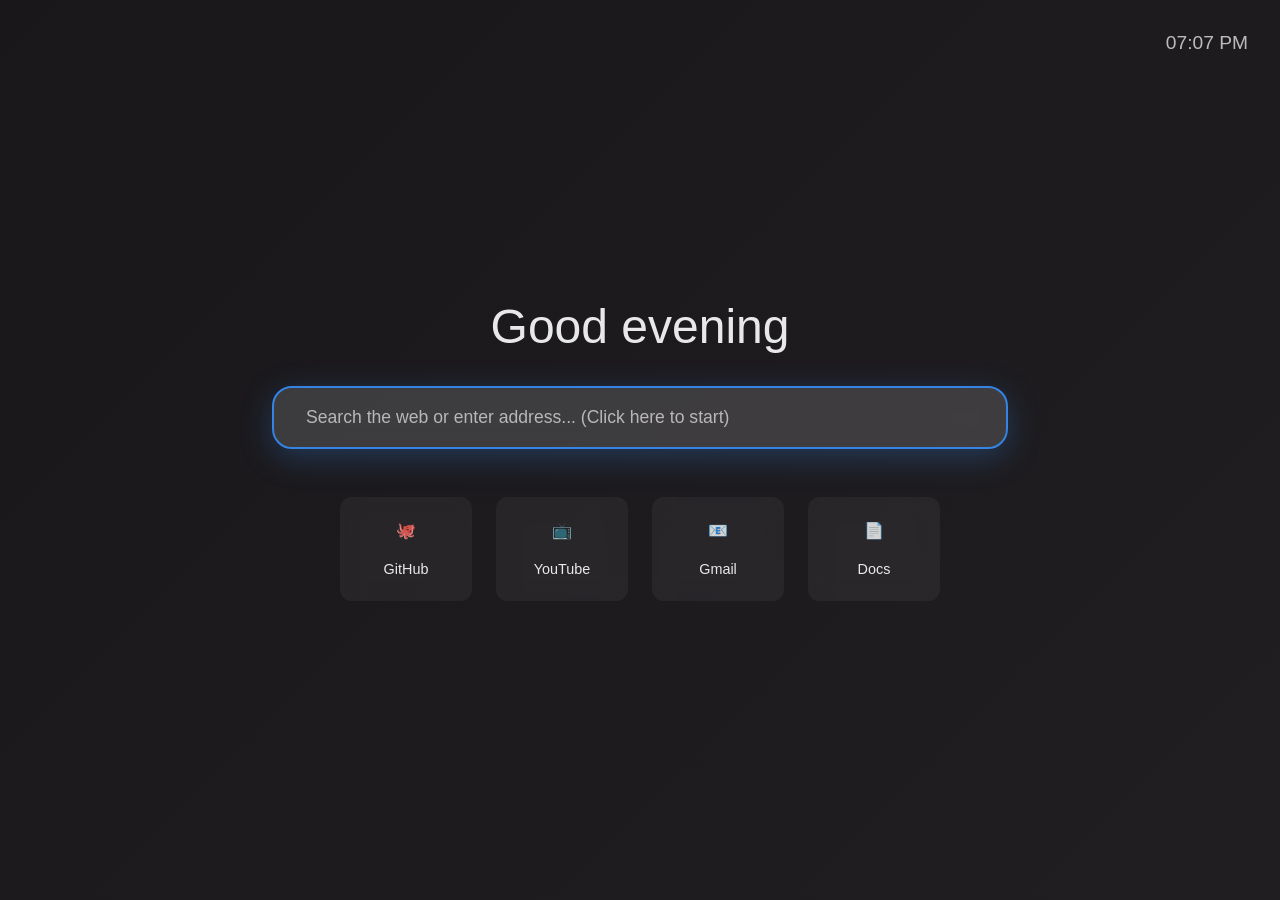
<file: index.html>
<!DOCTYPE html>
<html lang="en">
<head>
    <meta charset="UTF-8">
    <meta name="viewport" content="width=device-width, initial-scale=1.0">
    <title>New Tab</title>
    <style>
        :root {
            --bg-primary: #19171a;
            --bg-secondary: #201e21;
            --text-primary: #ffffff;
            --text-secondary: #b8b8b8;
            --accent: #3584E4;
            --border-radius: 11.5px;
            --big-radius: 20px;
        }

        * {
            margin: 0;
            padding: 0;
            box-sizing: border-box;
        }

        body {
            background: linear-gradient(135deg, var(--bg-primary) 0%, var(--bg-secondary) 100%);
            color: var(--text-primary);
            font-family: -apple-system, BlinkMacSystemFont, 'Segoe UI', Roboto, sans-serif;
            height: 100vh;
            display: flex;
            flex-direction: column;
            align-items: center;
            justify-content: center;
            overflow: hidden;
        }

        .container {
            width: 100%;
            max-width: 800px;
            padding: 2rem;
            text-align: center;
        }

        .greeting {
            font-size: 3rem;
            font-weight: 300;
            margin-bottom: 2rem;
            opacity: 0.9;
        }

        .search-container {
            position: relative;
            margin-bottom: 3rem;
        }

        .search-box {
            width: 100%;
            padding: 1.2rem 2rem;
            font-size: 1.1rem;
            background: rgba(255, 255, 255, 0.1);
            border: 2px solid transparent;
            border-radius: var(--big-radius);
            color: var(--text-primary);
            backdrop-filter: blur(10px);
            transition: all 0.3s ease;
            outline: none;
        }

        .search-box:focus {
            border-color: var(--accent);
            background: rgba(255, 255, 255, 0.15);
            box-shadow: 0 8px 32px rgba(53, 132, 228, 0.3);
        }

        .search-box::placeholder {
            color: var(--text-secondary);
        }

        .search-suggestions {
            position: absolute;
            top: 100%;
            left: 0;
            right: 0;
            background: rgba(32, 30, 33, 0.95);
            border-radius: var(--border-radius);
            margin-top: 0.5rem;
            backdrop-filter: blur(20px);
            border: 1px solid rgba(255, 255, 255, 0.1);
            max-height: 300px;
            overflow-y: auto;
            display: none;
            z-index: 1000;
        }

        .suggestion-item {
            padding: 1rem 1.5rem;
            cursor: pointer;
            border-bottom: 1px solid rgba(255, 255, 255, 0.05);
            transition: background 0.2s ease;
            display: flex;
            align-items: center;
            gap: 1rem;
        }

        .suggestion-item:hover {
            background: rgba(53, 132, 228, 0.2);
        }

        .suggestion-item:last-child {
            border-bottom: none;
        }

        .suggestion-icon {
            width: 20px;
            height: 20px;
            opacity: 0.7;
        }

        .quick-links {
            display: grid;
            grid-template-columns: repeat(auto-fit, minmax(120px, 1fr));
            gap: 1.5rem;
            max-width: 600px;
            margin: 0 auto;
        }

        .quick-link {
            display: flex;
            flex-direction: column;
            align-items: center;
            padding: 1.5rem 1rem;
            background: rgba(255, 255, 255, 0.05);
            border-radius: var(--border-radius);
            text-decoration: none;
            color: var(--text-primary);
            transition: all 0.3s ease;
            backdrop-filter: blur(10px);
        }

        .quick-link:hover {
            background: rgba(53, 132, 228, 0.2);
            transform: translateY(-2px);
        }

        .quick-link-icon {
            width: 32px;
            height: 32px;
            margin-bottom: 0.5rem;
            opacity: 0.8;
        }

        .quick-link-title {
            font-size: 0.9rem;
            opacity: 0.9;
        }

        .time {
            position: absolute;
            top: 2rem;
            right: 2rem;
            font-size: 1.2rem;
            opacity: 0.7;
        }

        @media (max-width: 768px) {
            .greeting {
                font-size: 2rem;
            }
            
            .quick-links {
                grid-template-columns: repeat(auto-fit, minmax(100px, 1fr));
                gap: 1rem;
            }
        }
    </style>
</head>
<body>
    <div class="time" id="time"></div>
    
    <div class="container">
        <h1 class="greeting" id="greeting">Good morning</h1>
        
        <div class="search-container">
            <input type="text" class="search-box" id="searchBox" placeholder="Search the web or enter address... (Click here to start)" autocomplete="off">
            <div class="search-suggestions" id="suggestions"></div>
        </div>
        
        <div class="quick-links">
            <a href="https://github.com" class="quick-link">
                <div class="quick-link-icon">🐙</div>
                <div class="quick-link-title">GitHub</div>
            </a>
            <a href="https://youtube.com" class="quick-link">
                <div class="quick-link-icon">📺</div>
                <div class="quick-link-title">YouTube</div>
            </a>
            <a href="https://mail.google.com" class="quick-link">
                <div class="quick-link-icon">📧</div>
                <div class="quick-link-title">Gmail</div>
            </a>
            <a href="https://docs.google.com" class="quick-link">
                <div class="quick-link-icon">📄</div>
                <div class="quick-link-title">Docs</div>
            </a>
        </div>
    </div>

    <script>
        // Update time
        function updateTime() {
            const now = new Date();
            const timeString = now.toLocaleTimeString([], { hour: '2-digit', minute: '2-digit' });
            document.getElementById('time').textContent = timeString;
        }

        // Update greeting based on time
        function updateGreeting() {
            const hour = new Date().getHours();
            const greetingEl = document.getElementById('greeting');
            
            if (hour < 12) {
                greetingEl.textContent = 'Good morning';
            } else if (hour < 17) {
                greetingEl.textContent = 'Good afternoon';
            } else {
                greetingEl.textContent = 'Good evening';
            }
        }

        // Search functionality
        const searchBox = document.getElementById('searchBox');
        const suggestions = document.getElementById('suggestions');

        // Popular search suggestions
        const commonSearches = [
            { text: 'GitHub', url: 'https://github.com', icon: '🐙' },
            { text: 'YouTube', url: 'https://youtube.com', icon: '📺' },
            { text: 'Gmail', url: 'https://mail.google.com', icon: '📧' },
            { text: 'Google Drive', url: 'https://drive.google.com', icon: '💾' },
            { text: 'Stack Overflow', url: 'https://stackoverflow.com', icon: '💬' },
            { text: 'Reddit', url: 'https://reddit.com', icon: '🔴' },
            { text: 'Twitter', url: 'https://twitter.com', icon: '🐦' },
            { text: 'Netflix', url: 'https://netflix.com', icon: '🎬' }
        ];

        searchBox.addEventListener('input', function() {
            const query = this.value.toLowerCase().trim();
            
            if (query.length === 0) {
                suggestions.style.display = 'none';
                return;
            }

            // Filter suggestions
            const filtered = commonSearches.filter(item => 
                item.text.toLowerCase().includes(query)
            );

            // Add search suggestion
            const searchSuggestions = [
                { text: `Search for "${query}"`, url: `https://www.google.com/search?q=${encodeURIComponent(query)}`, icon: '🔍' }
            ];

            const allSuggestions = [...searchSuggestions, ...filtered.slice(0, 5)];

            if (allSuggestions.length > 0) {
                suggestions.innerHTML = allSuggestions.map(item => `
                    <div class="suggestion-item" data-url="${item.url}">
                        <span class="suggestion-icon">${item.icon}</span>
                        <span>${item.text}</span>
                    </div>
                `).join('');
                suggestions.style.display = 'block';
            } else {
                suggestions.style.display = 'none';
            }
        });

        // Handle search submission
        function performSearch(query) {
            if (!query.trim()) return;
            
            // Check if it's a URL
            if (query.includes('.') && !query.includes(' ')) {
                // Add protocol if missing
                const url = query.startsWith('http') ? query : `https://${query}`;
                window.location.href = url;
            } else {
                // Search query
                window.location.href = `https://www.google.com/search?q=${encodeURIComponent(query)}`;
            }
        }

        searchBox.addEventListener('keydown', function(e) {
            if (e.key === 'Enter') {
                e.preventDefault();
                performSearch(this.value);
            } else if (e.key === 'Escape') {
                suggestions.style.display = 'none';
                this.blur();
            }
        });

        // Handle suggestion clicks
        suggestions.addEventListener('click', function(e) {
            const suggestionItem = e.target.closest('.suggestion-item');
            if (suggestionItem) {
                const url = suggestionItem.dataset.url;
                window.location.href = url;
            }
        });

        // Hide suggestions when clicking outside
        document.addEventListener('click', function(e) {
            if (!e.target.closest('.search-container')) {
                suggestions.style.display = 'none';
            }
        });

        // Focus search box on page load (with delay for extension compatibility)
        function focusSearchBox() {
            try {
                searchBox.focus();
            } catch (e) {
                // Fallback for extension environments
                setTimeout(() => {
                    try {
                        searchBox.focus();
                    } catch (e) {
                        console.log('Auto-focus disabled in extension environment');
                    }
                }, 100);
            }
        }

        // Initialize
        updateTime();
        updateGreeting();
        setInterval(updateTime, 1000);
        
        // Focus with delay to ensure page is fully loaded
        setTimeout(focusSearchBox, 200);
        
        // Also focus when user clicks anywhere on the page
        document.addEventListener('click', function(e) {
            if (e.target === document.body || e.target.closest('.container')) {
                focusSearchBox();
            }
        });
    </script>
</body>
</html>
</file>
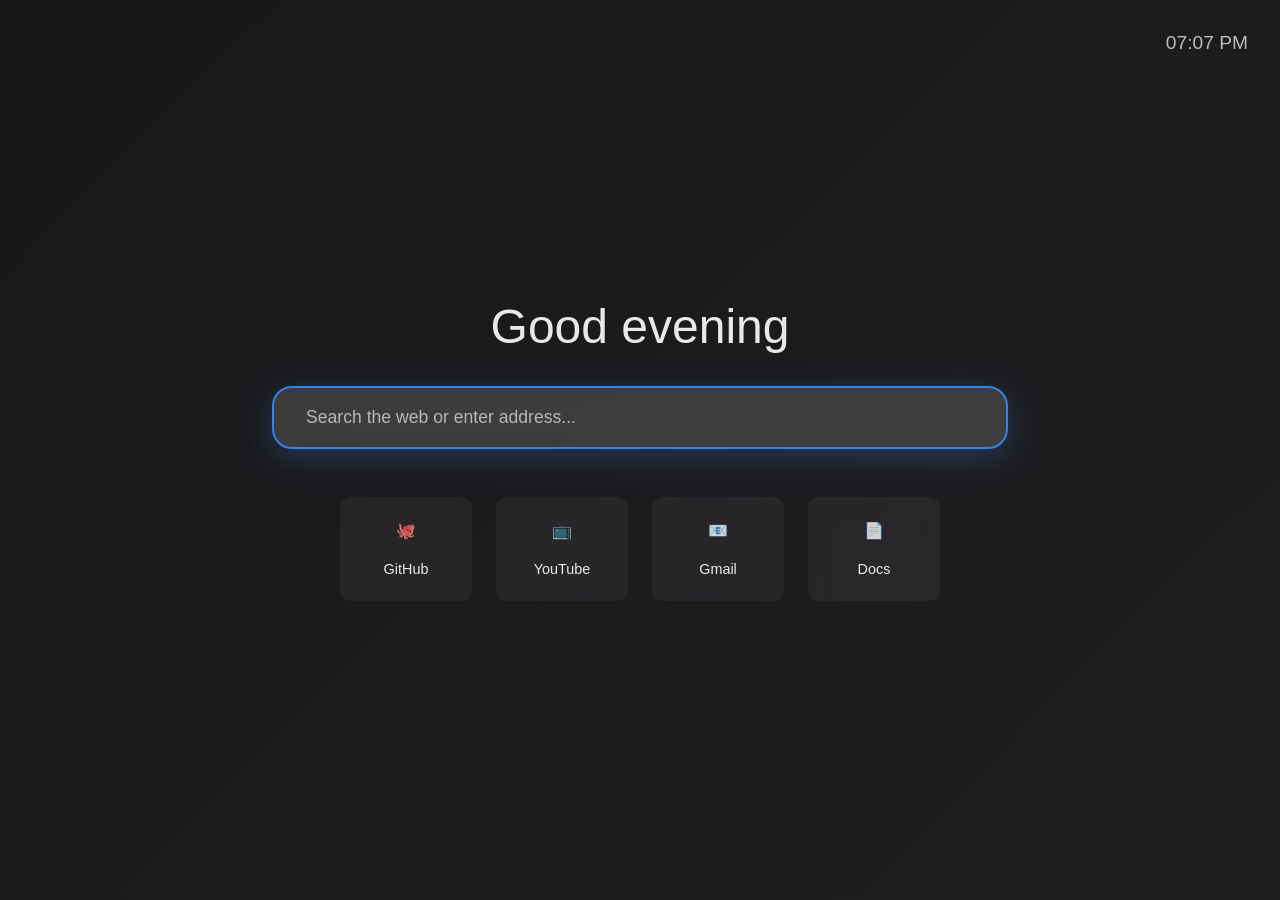
<file: custom-newtab.html>
<!DOCTYPE html>
<html lang="en">
<head>
    <meta charset="UTF-8">
    <meta name="viewport" content="width=device-width, initial-scale=1.0">
    <title>New Tab</title>
    <style>
        :root {
            --bg-primary: #19171a;
            --bg-secondary: #201e21;
            --text-primary: #ffffff;
            --text-secondary: #b8b8b8;
            --accent: #3584E4;
            --border-radius: 11.5px;
            --big-radius: 20px;
        }

        * {
            margin: 0;
            padding: 0;
            box-sizing: border-box;
        }

        body {
            background: linear-gradient(135deg, var(--bg-primary) 0%, var(--bg-secondary) 100%);
            color: var(--text-primary);
            font-family: -apple-system, BlinkMacSystemFont, 'Segoe UI', Roboto, sans-serif;
            height: 100vh;
            display: flex;
            flex-direction: column;
            align-items: center;
            justify-content: center;
            overflow: hidden;
        }

        .container {
            width: 100%;
            max-width: 800px;
            padding: 2rem;
            text-align: center;
        }

        .greeting {
            font-size: 3rem;
            font-weight: 300;
            margin-bottom: 2rem;
            opacity: 0.9;
        }

        .search-container {
            position: relative;
            margin-bottom: 3rem;
        }

        .search-box {
            width: 100%;
            padding: 1.2rem 2rem;
            font-size: 1.1rem;
            background: rgba(255, 255, 255, 0.1);
            border: 2px solid transparent;
            border-radius: var(--big-radius);
            color: var(--text-primary);
            backdrop-filter: blur(10px);
            transition: all 0.3s ease;
            outline: none;
        }

        .search-box:focus {
            border-color: var(--accent);
            background: rgba(255, 255, 255, 0.15);
            box-shadow: 0 8px 32px rgba(53, 132, 228, 0.3);
        }

        .search-box::placeholder {
            color: var(--text-secondary);
        }

        .search-suggestions {
            position: absolute;
            top: 100%;
            left: 0;
            right: 0;
            background: rgba(32, 30, 33, 0.95);
            border-radius: var(--border-radius);
            margin-top: 0.5rem;
            backdrop-filter: blur(20px);
            border: 1px solid rgba(255, 255, 255, 0.1);
            max-height: 300px;
            overflow-y: auto;
            display: none;
            z-index: 1000;
        }

        .suggestion-item {
            padding: 1rem 1.5rem;
            cursor: pointer;
            border-bottom: 1px solid rgba(255, 255, 255, 0.05);
            transition: background 0.2s ease;
            display: flex;
            align-items: center;
            gap: 1rem;
        }

        .suggestion-item:hover {
            background: rgba(53, 132, 228, 0.2);
        }

        .suggestion-item:last-child {
            border-bottom: none;
        }

        .suggestion-icon {
            width: 20px;
            height: 20px;
            opacity: 0.7;
        }

        .quick-links {
            display: grid;
            grid-template-columns: repeat(auto-fit, minmax(120px, 1fr));
            gap: 1.5rem;
            max-width: 600px;
            margin: 0 auto;
        }

        .quick-link {
            display: flex;
            flex-direction: column;
            align-items: center;
            padding: 1.5rem 1rem;
            background: rgba(255, 255, 255, 0.05);
            border-radius: var(--border-radius);
            text-decoration: none;
            color: var(--text-primary);
            transition: all 0.3s ease;
            backdrop-filter: blur(10px);
        }

        .quick-link:hover {
            background: rgba(53, 132, 228, 0.2);
            transform: translateY(-2px);
        }

        .quick-link-icon {
            width: 32px;
            height: 32px;
            margin-bottom: 0.5rem;
            opacity: 0.8;
        }

        .quick-link-title {
            font-size: 0.9rem;
            opacity: 0.9;
        }

        .time {
            position: absolute;
            top: 2rem;
            right: 2rem;
            font-size: 1.2rem;
            opacity: 0.7;
        }

        @media (max-width: 768px) {
            .greeting {
                font-size: 2rem;
            }
            
            .quick-links {
                grid-template-columns: repeat(auto-fit, minmax(100px, 1fr));
                gap: 1rem;
            }
        }
    </style>
</head>
<body>
    <div class="time" id="time"></div>
    
    <div class="container">
        <h1 class="greeting" id="greeting">Good morning</h1>
        
        <div class="search-container">
            <input type="text" class="search-box" id="searchBox" placeholder="Search the web or enter address..." autocomplete="off">
            <div class="search-suggestions" id="suggestions"></div>
        </div>
        
        <div class="quick-links">
            <a href="https://github.com" class="quick-link">
                <div class="quick-link-icon">🐙</div>
                <div class="quick-link-title">GitHub</div>
            </a>
            <a href="https://youtube.com" class="quick-link">
                <div class="quick-link-icon">📺</div>
                <div class="quick-link-title">YouTube</div>
            </a>
            <a href="https://mail.google.com" class="quick-link">
                <div class="quick-link-icon">📧</div>
                <div class="quick-link-title">Gmail</div>
            </a>
            <a href="https://docs.google.com" class="quick-link">
                <div class="quick-link-icon">📄</div>
                <div class="quick-link-title">Docs</div>
            </a>
        </div>
    </div>

    <script>
        // Update time
        function updateTime() {
            const now = new Date();
            const timeString = now.toLocaleTimeString([], { hour: '2-digit', minute: '2-digit' });
            document.getElementById('time').textContent = timeString;
        }

        // Update greeting based on time
        function updateGreeting() {
            const hour = new Date().getHours();
            const greetingEl = document.getElementById('greeting');
            
            if (hour < 12) {
                greetingEl.textContent = 'Good morning';
            } else if (hour < 17) {
                greetingEl.textContent = 'Good afternoon';
            } else {
                greetingEl.textContent = 'Good evening';
            }
        }

        // Search functionality
        const searchBox = document.getElementById('searchBox');
        const suggestions = document.getElementById('suggestions');

        // Popular search suggestions
        const commonSearches = [
            { text: 'GitHub', url: 'https://github.com', icon: '🐙' },
            { text: 'YouTube', url: 'https://youtube.com', icon: '📺' },
            { text: 'Gmail', url: 'https://mail.google.com', icon: '📧' },
            { text: 'Google Drive', url: 'https://drive.google.com', icon: '💾' },
            { text: 'Stack Overflow', url: 'https://stackoverflow.com', icon: '💬' },
            { text: 'Reddit', url: 'https://reddit.com', icon: '🔴' },
            { text: 'Twitter', url: 'https://twitter.com', icon: '🐦' },
            { text: 'Netflix', url: 'https://netflix.com', icon: '🎬' }
        ];

        searchBox.addEventListener('input', function() {
            const query = this.value.toLowerCase().trim();
            
            if (query.length === 0) {
                suggestions.style.display = 'none';
                return;
            }

            // Filter suggestions
            const filtered = commonSearches.filter(item => 
                item.text.toLowerCase().includes(query)
            );

            // Add search suggestion
            const searchSuggestions = [
                { text: `Search for "${query}"`, url: `https://www.google.com/search?q=${encodeURIComponent(query)}`, icon: '🔍' }
            ];

            const allSuggestions = [...searchSuggestions, ...filtered.slice(0, 5)];

            if (allSuggestions.length > 0) {
                suggestions.innerHTML = allSuggestions.map(item => `
                    <div class="suggestion-item" data-url="${item.url}">
                        <span class="suggestion-icon">${item.icon}</span>
                        <span>${item.text}</span>
                    </div>
                `).join('');
                suggestions.style.display = 'block';
            } else {
                suggestions.style.display = 'none';
            }
        });

        // Handle search submission
        function performSearch(query) {
            if (!query.trim()) return;
            
            // Check if it's a URL
            if (query.includes('.') && !query.includes(' ')) {
                // Add protocol if missing
                const url = query.startsWith('http') ? query : `https://${query}`;
                window.location.href = url;
            } else {
                // Search query
                window.location.href = `https://www.google.com/search?q=${encodeURIComponent(query)}`;
            }
        }

        searchBox.addEventListener('keydown', function(e) {
            if (e.key === 'Enter') {
                e.preventDefault();
                performSearch(this.value);
            } else if (e.key === 'Escape') {
                suggestions.style.display = 'none';
                this.blur();
            }
        });

        // Handle suggestion clicks
        suggestions.addEventListener('click', function(e) {
            const suggestionItem = e.target.closest('.suggestion-item');
            if (suggestionItem) {
                const url = suggestionItem.dataset.url;
                window.location.href = url;
            }
        });

        // Hide suggestions when clicking outside
        document.addEventListener('click', function(e) {
            if (!e.target.closest('.search-container')) {
                suggestions.style.display = 'none';
            }
        });

        // Focus search box on page load
        searchBox.focus();

        // Initialize
        updateTime();
        updateGreeting();
        setInterval(updateTime, 1000);
    </script>
</body>
</html>
</file>
